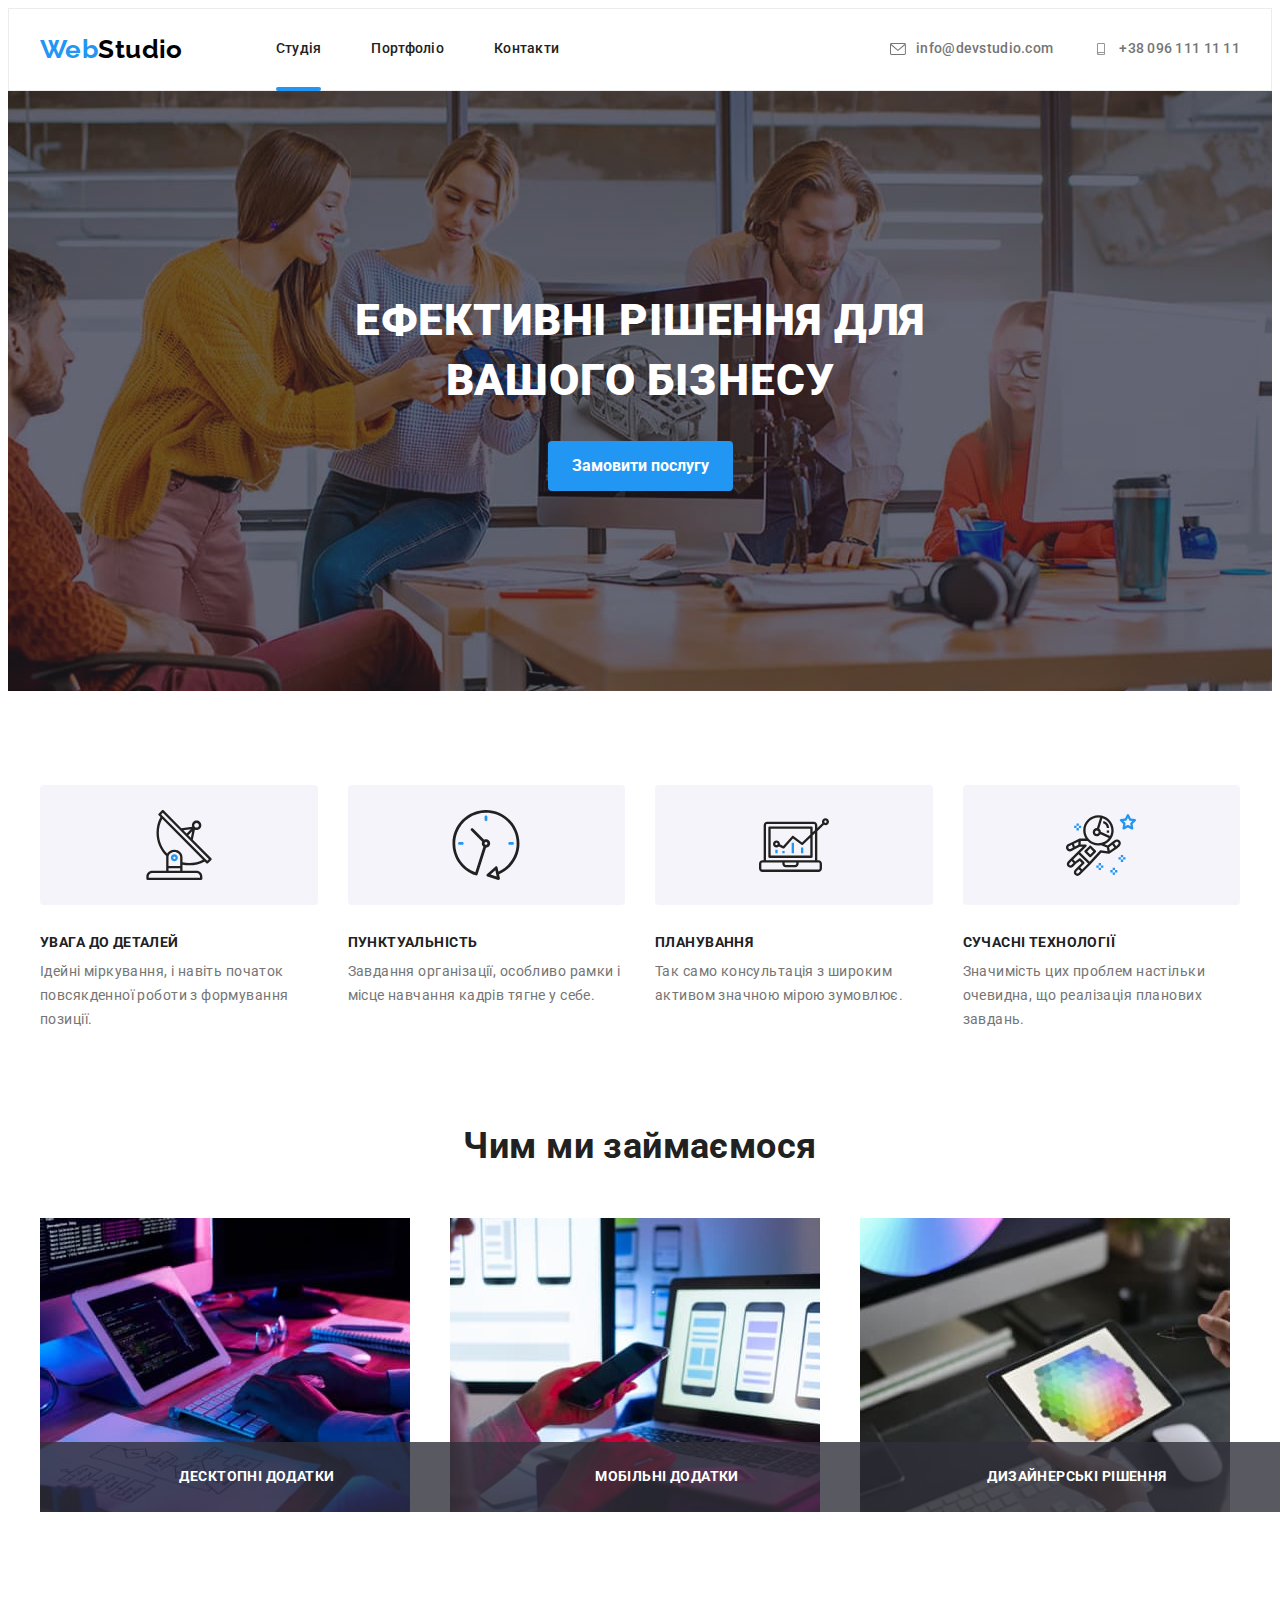
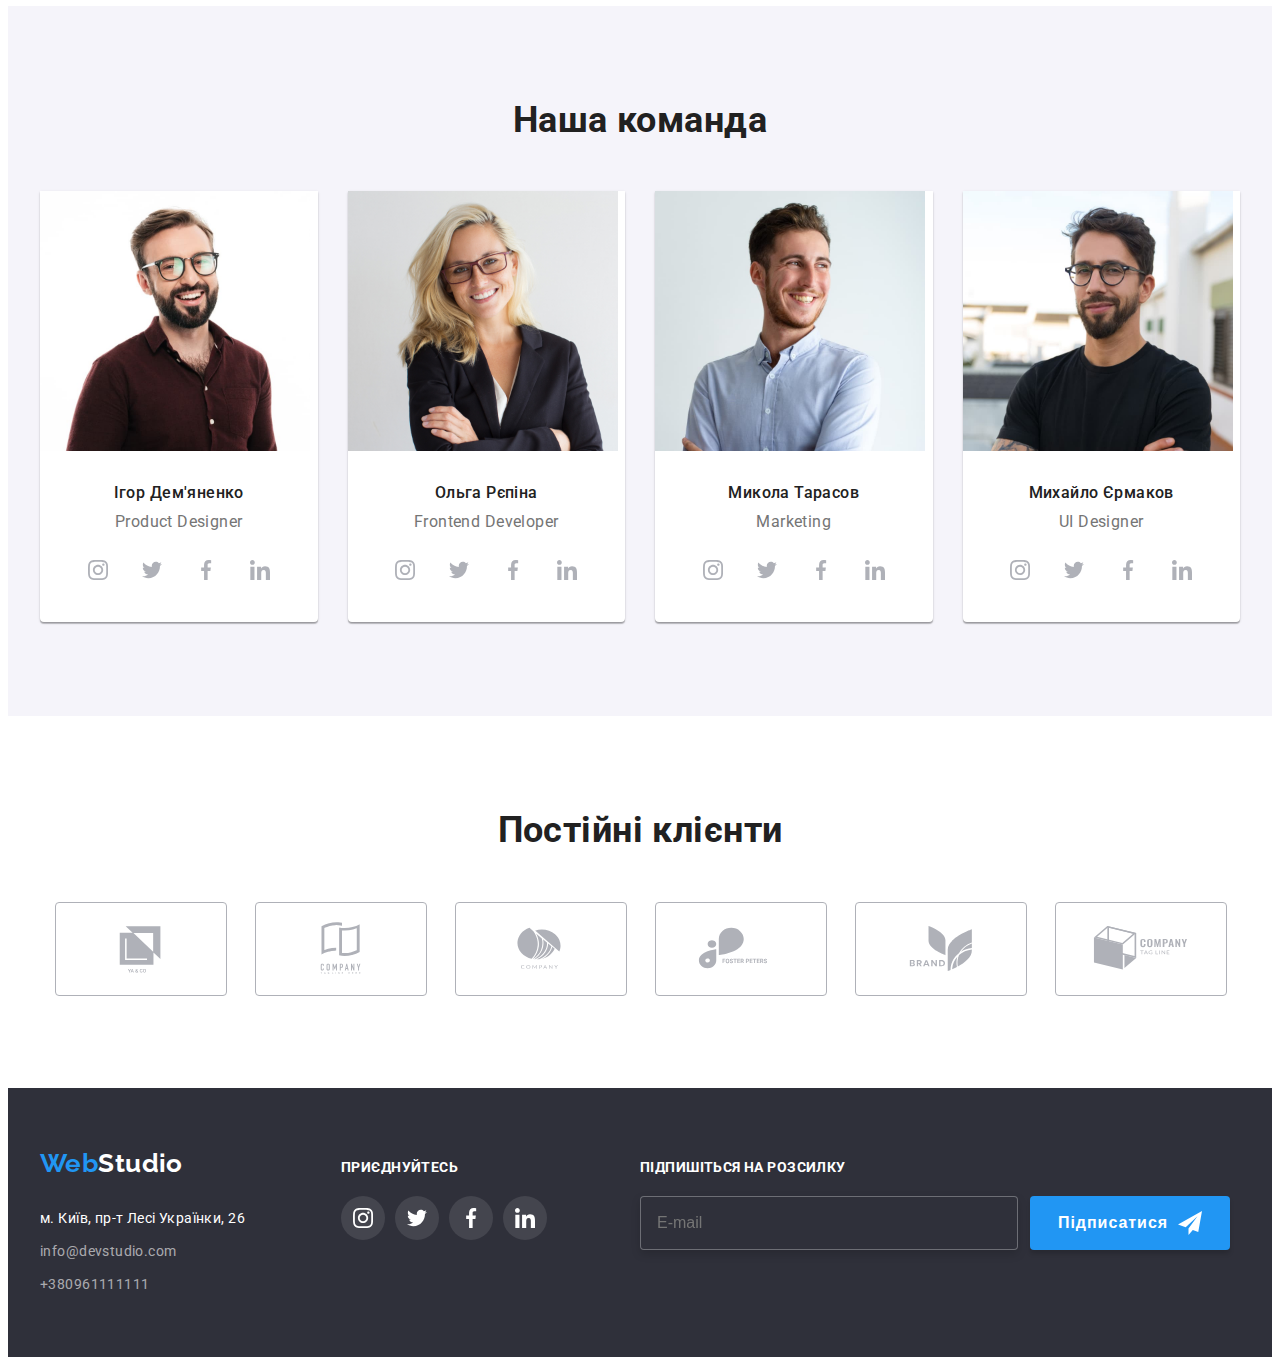
<file: index.html>
<!DOCTYPE html>
<html lang="uk">
<head>
    <meta charset="UTF-8">
    <meta http-equiv="X-UA-Compatible" content="IE=edge">
    <meta name="viewport" content="width=device-width, initial-scale=1.0">
    <title>Document</title>
    <link rel="preconnect" href="https://fonts.googleapis.com">
    <link rel="preconnect" href="https://fonts.gstatic.com" crossorigin>
    <link href="https://fonts.googleapis.com/css2?family=Raleway:wght@700&family=Roboto:wght@400;500;700;900&display=swap" rel="stylesheet">
    <link rel="stylesheet" href="https://cdnjs.cloudflare.com/ajax/libs/modern-normalize/1.1.0/modern-normalize.min.css" integrity="sha512-wpPYUAdjBVSE4KJnH1VR1HeZfpl1ub8YT/NKx4PuQ5NmX2tKuGu6U/JRp5y+Y8XG2tV+wKQpNHVUX03MfMFn9Q==" crossorigin="anonymous" referrerpolicy="no-referrer" />
    <link rel="stylesheet" href="./css/styles.css">
</head>
<body>
    <header class="header">
<!-- навігація -->        
        <div class="container main-nav">

                        <nav class="nav">
                            <a href="./index.html" lang="en" class="logo"><span class="part">Web</span>Studio</a>
                            <ul class="site-nav">
                                <li class="site-nav-li"><a href="./index.html" class="link link-transf">Студія</a></li>
                                <li class="site-nav-li"><a href="./portfolio.html" class="link">Портфоліо</a></li>
                                <li class="site-nav-li"><a href="./index.html" class="link">Контакти</a></li>
                            </ul>
                        </nav >
                            <ul class="contact">
                                <li class="contact-li">
                                    <a href="info@devstudio.com" class="contact-link">
                                        <svg width="16" height="12" class="contact-svg">
                                            <use href="./images/icon.svg#icon-envelope"></use>
                                        </svg>
                                        info@devstudio.com
                                    </a>
                                </li>
                                <li class="contact-li">
                                    <a href="tel:+380961111111" class="contact-link">
                                        <svg width="16" height="12" class="contact-svg">
                                            <use href="./images/icon.svg#icon-smartphone"></use>
                                        </svg>
                                        +38 096 111 11 11
                                    </a>
                                </li>
                            </ul> 
        </div>
    </header>  
        <main class="main">
<!-- хиро секція -->
            <section class="hero section">
                <div class="container">
                    <h1 class="hero-title">Ефективні рішення для вашого бізнесу</h1>
                    <button type="button" class="hero-button" data-modal-open>Замовити послугу</button>
                </div>
            </section>
<!-- привілегії -->
            <section class="section">
                <div class="container">
                    <h2 class="visually-hidden" >Привілегії</h2>
                    <ul class="privileges">
                        <li class="privileges-li">
                            <div class="privileges-div">
                                    <svg width="70" height="70" class="privileges-svg">
                                        <use href="./images/icon.svg#icon-antenna"></use>
                                    </svg>
                            </div>
                            <h3 class="privileges-title">УВАГА ДО ДЕТАЛЕЙ</h3>
                            <p class="privileges-text">Ідейні міркування, і навіть початок повсякденної роботи з формування позиції.</p>
                        </li>
                        <li class="privileges-li">
                            <div class="privileges-div">
                                    <svg width="70" height="70" class="privileges-svg">
                                        <use href="./images/icon.svg#icon-clock"></use>
                                    </svg>
                            </div>
                            <h3 class="privileges-title">ПУНКТУАЛЬНІСТЬ</h3>
                            <p class="privileges-text">Завдання організації, особливо рамки і місце навчання кадрів тягне у себе.</p>
                        </li>
                        <li class="privileges-li">
                            <div class="privileges-div">
                                    <svg width="70" height="70" class="privileges-svg">
                                        <use href="./images/icon.svg#icon-diagram"></use>
                                    </svg>
                            </div>
                            <h3 class="privileges-title">ПЛАНУВАННЯ</h3>
                            <p class="privileges-text">Так само консультація з широким активом значною мірою зумовлює.</p>
                        </li>
                        <li class="privileges-li">
                            <div class="privileges-div">
                                    <svg width="70" height="70" class="privileges-svg">
                                        <use href="./images/icon.svg#icon-astronaut"></use>
                                    </svg>
                            </div>
                            <h3 class="privileges-title">СУЧАСНІ ТЕХНОЛОГІЇ</h3>
                            <p class="privileges-text">Значимість цих проблем настільки очевидна, що реалізація планових завдань.</p>
                        </li>
                    </ul>
                </div>
            </section>
<!-- робота фото -->
                <section class="section about">
                    <div class="container">
                        <h2 class="section-title">Чим ми займаємося</h2>
                        <ul class="work">
                            <li class="work-li">
                                <img src="./images/img.jpg" alt="комп'ютер" width="370">
                                <p class="work-p">Десктопні додатки</p>
                            </li>
                            <li class="work-li">
                                <img src="./images/img_2.jpg" alt="техніка" width="370">
                                <p class="work-p">Мобільні додатки</p>
                            </li>
                            <li class="work-li">
                                <img src="./images/img_3.jpg" alt="смартфон" width="370">
                                <p class="work-p">Дизайнерські рішення</p>
                            </li>
                        </ul>
                    </div>
                </section>
<!-- команда -->
                <section class="section team-bc">
                    <div class="container ">
                    <h2 class="section-title">Наша команда</h2>
                    <ul class="team">
                        <li class="team-li">
                            <img src="./images/img_1.jpg" alt="Ігор Дем'яненко" width="270">
                            <h3 class="team-title">Ігор Дем'яненко</h3>
                            <p lang="en" class="team-position">Product Designer</p>
                            <ul class="team-soc-list">
                                <li class="team-soc-li">
                                    <a href="" class="team-soc-link">
                                        <svg width="20" height="20" class="team-soc-svg">
                                            <use href="./images/icon.svg#icon-instagram">
                                                
                                            </use>
                                        </svg>
                                    </a>
                                </li>
                                <li class="team-soc-li">
                                    <a href="" class="team-soc-link">
                                        <svg width="20" height="20" class="team-soc-svg">
                                            <use href="./images/icon.svg#icon-twitter">
                                                
                                            </use>
                                        </svg>
                                    </a>
                                </li>
                                <li class="team-soc-li">
                                    <a href="" class="team-soc-link">
                                        <svg width="20" height="20" class="team-soc-svg">
                                            <use href="./images/icon.svg#icon-facebook">
                                                
                                            </use>
                                        </svg>
                                    </a>
                                </li>
                                <li class="team-soc-li">
                                    <a href="" class="team-soc-link">
                                        <svg width="20" height="20" class="team-soc-svg">
                                            <use href="./images/icon.svg#icon-linkedin">
                                                
                                            </use>
                                        </svg>
                                    </a>
                                </li>
                            </ul>
                        </li>
                        <li class="team-li">
                            <img src="./images/img_4.jpg" alt="Ольга Рєпіна" width="270">
                            <h3 class="team-title">Ольга Рєпіна</h3>
                            <p lang="en" class="team-position">Frontend Developer</p>
                            <ul class="team-soc-list">
                                <li class="team-soc-li">
                                    <a href="" class="team-soc-link">
                                        <svg width="20" height="20" class="team-soc-svg">
                                            <use href="./images/icon.svg#icon-instagram">
                                                
                                            </use>
                                        </svg>
                                    </a>
                                </li>
                                <li class="team-soc-li">
                                    <a href="" class="team-soc-link">
                                        <svg width="20" height="20" class="team-soc-svg">
                                            <use href="./images/icon.svg#icon-twitter">
                                                
                                            </use>
                                        </svg>
                                    </a>
                                </li>
                                <li class="team-soc-li">
                                    <a href="" class="team-soc-link">
                                        <svg width="20" height="20" class="team-soc-svg">
                                            <use href="./images/icon.svg#icon-facebook">
                                                
                                            </use>
                                        </svg>
                                    </a>
                                </li>
                                <li class="team-soc-li">
                                    <a href="" class="team-soc-link">
                                        <svg width="20" height="20" class="team-soc-svg">
                                            <use href="./images/icon.svg#icon-linkedin">
                                                
                                            </use>
                                        </svg>
                                    </a>
                                </li>
                            </ul>
                        </li>
                        <li class="team-li">
                            <img src="./images/img_5_1.jpg" alt="Микола Тарасов" width="270">
                            <h3 class="team-title">Микола Тарасов</h3>
                            <p lang="en" class="team-position">Marketing</p>
                            <ul class="team-soc-list">
                                <li class="team-soc-li">
                                    <a href="" class="team-soc-link">
                                        <svg width="20" height="20" class="team-soc-svg">
                                            <use href="./images/icon.svg#icon-instagram">
                                                
                                            </use>
                                        </svg>
                                    </a>
                                </li>
                                <li class="team-soc-li">
                                    <a href="" class="team-soc-link">
                                        <svg width="20" height="20" class="team-soc-svg">
                                            <use href="./images/icon.svg#icon-twitter">
                                                
                                            </use>
                                        </svg>
                                    </a>
                                </li>
                                <li class="team-soc-li">
                                    <a href="" class="team-soc-link">
                                        <svg width="20" height="20" class="team-soc-svg">
                                            <use href="./images/icon.svg#icon-facebook">
                                                
                                            </use>
                                        </svg>
                                    </a>
                                </li>
                                <li class="team-soc-li">
                                    <a href="" class="team-soc-link">
                                        <svg width="20" height="20" class="team-soc-svg">
                                            <use href="./images/icon.svg#icon-linkedin">
                                                
                                            </use>
                                        </svg>
                                    </a>
                                </li>
                            </ul>
                        </li>
                        <li class="team-li">
                            <img src="./images/img_6_1.jpg" alt="Михайло Єрмаков" width="270">
                            <h3 class="team-title">Михайло Єрмаков</h3>
                            <p lang="en" class="team-position">UI Designer</p>
                            <ul class="team-soc-list">
                                <li class="team-soc-li">
                                    <a href="" class="team-soc-link">
                                        <svg width="20" height="20" class="team-soc-svg">
                                            <use href="./images/icon.svg#icon-instagram">
                                                
                                            </use>
                                        </svg>
                                    </a>
                                </li>
                                <li class="team-soc-li">
                                    <a href="" class="team-soc-link">
                                        <svg width="20" height="20" class="team-soc-svg">
                                            <use href="./images/icon.svg#icon-twitter">
                                                
                                            </use>
                                        </svg>
                                    </a>
                                </li>
                                <li class="team-soc-li">
                                    <a href="" class="team-soc-link">
                                        <svg width="20" height="20" class="team-soc-svg">
                                            <use href="./images/icon.svg#icon-facebook">
                                                
                                            </use>
                                        </svg>
                                    </a>
                                </li>
                                <li class="team-soc-li">
                                    <a href="" class="team-soc-link">
                                        <svg width="20" height="20" class="team-soc-svg">
                                            <use href="./images/icon.svg#icon-linkedin">
                                                
                                            </use>
                                        </svg>
                                    </a>
                                </li>
                            </ul>
                        </li>
                    </ul>
                </div>
                </section>
<!-- partners -->
            <section class="section">
                <div class="container">
                    <h2 class="section-title">Постійні клієнти</h2>
                    <ul class="partners-list">
                        <li class="partners-li">
                            <a href="" class="partners-link">
                                <svg width="106" height="60" class="partners-svg">
                                    <use href="./images/icon.svg#icon-Logo-1"></use>
                                </svg>
                            </a>
                        </li>
                        <li class="partners-li">
                            <a href="" class="partners-link">
                                <svg width="106" height="60" class="partners-svg">
                                    <use href="./images/icon.svg#icon-Logo-2"></use>
                                </svg>
                            </a>
                        </li>
                        <li class="partners-li">
                            <a href="" class="partners-link">
                                <svg width="106" height="60" class="partners-svg">
                                    <use href="./images/icon.svg#icon-Logo-3"></use>
                                </svg>
                            </a>
                        </li>
                        <li class="partners-li">
                            <a href="" class="partners-link">
                                <svg width="106" height="60" class="partners-svg">
                                    <use href="./images/icon.svg#icon-Logo-4"></use>
                                </svg>
                            </a> 
                        </li>
                        <li class="partners-li">
                            <a href="" class="partners-link">
                                <svg width="106" height="60" class="partners-svg">
                                    <use href="./images/icon.svg#icon-Logo-5"></use>
                                </svg>
                            </a>
                        </li>
                        <li class="partners-li">
                            <a href="" class="partners-link">
                                <svg width="106" height="60" class="partners-svg">
                                    <use href="./images/icon.svg#icon-Logo-6"></use>
                                </svg>
                            </a>
                        </li>
                    </ul>
                </div>
            </section>
        </main>
<!-- footer -->
        <footer class="footer">
            <div class="container footer-position">
                <div class="footer-nav">
    <!-- посилання -->
                    <a href="./index.html" class="foot-logo"><span class="part">Web</span>Studio</a>
    <!-- адреса -->
                    <address>
                        <ul  class="address">
                            <li class="address-li"><a href="https://goo.gl/maps/ZpNZ3dUUSxMnCbZh6" class="address-link">м. Київ, пр-т Лесі Українки, 26</a></li>
                            <li class="address-li"><a href="info@devstudio.com" class="address-contact">info@devstudio.com</a></li>
                            <li class="address-li"><a href="tel:+380961111111" class="address-contact">+380961111111</a></li>
                        </ul>
                    </address>
                </div>
                <div class="footer-soc">
                    <p class="footer-p">приєднуйтесь</p>
                    <ul class="footer-soc-list">
                        <li class="footer-soc-li">
                            <a href="" class="footer-soc-link">
                                <svg width="20" height="20" class="footer-soc-svg">
                                    <use href="./images/icon.svg#icon-instagram"></use>
                                </svg>
                            </a>
                        </li>
                        <li class="footer-soc-li">
                            <a href="" class="footer-soc-link">
                                <svg width="20" height="20" class="footer-soc-svg">
                                    <use href="./images/icon.svg#icon-twitter"></use>
                                </svg>
                            </a>
                        </li>
                        <li class="footer-soc-li">
                            <a href="" class="footer-soc-link">
                                <svg width="20" height="20" class="footer-soc-svg">
                                    <use href="./images/icon.svg#icon-facebook"></use>
                                </svg>
                            </a>
                        </li>
                        <li class="footer-soc-li">
                            <a href="" class="footer-soc-link">
                                <svg width="20" height="20" class="footer-soc-svg">
                                    <use href="./images/icon.svg#icon-linkedin"></use>
                                </svg>
                            </a>
                        </li>
                    </ul>
                </div>
                <div class="footer-email">
                    <form action="">
                        <label for="email" class="footer-label">Підпишіться на розсилку</label>
                            <div class="footer-input-wrapper">
                                <input type="email" class="footer-input" name="email" title="some@gmail.com" 
                                placeholder="E-mail" required>
                                <button type="submit" class="footer-submit-button" >
                                    Підписатися
                                <svg width="24" height="24" class="footer-button-svg">
                                    <use href="./images/icon.svg#icon-icon-send"></use>
                                </svg>
                                </button>
                            </div>
                    </form>
                </div>
            </div>
        </footer>

<!-- backdrop -->
        <div class="backdrop is-hidden" data-modal>
            <div class="modal">
                <button class="modal-button" data-modal-close>
                    <svg width="18" height="18" class="modal-svg">
                        <use href="./images/icon.svg#icon-close"></use>
                    </svg>
                </button>
            <div class="modal-margin">
                <p class="modal-heading">
                Залиште свої дані, ми вам передзвонимо
                </p>
                <form action="">

                    
                        <div class=" modul-input-group">
                            <label for="name"class="modal-name">Ім'я</label>
                            <div class="modal-input-wrapper">
                                <input type="text" class="modal-input" name="name" id="name" title="name surname" required>
                                <svg width="18" height="18" class="modal-input-svg">
                                    <use href="./images/icon.svg#icon-person-m"></use>
                                </svg>
                            </div>
                        </div>
                        <div class="modul-input-group">
                            <label for="tel" class="modal-name">Телефон</label>
                            <div class="modal-input-wrapper">
                                <input type="tel" class="modal-input" name="tel" title="+380 (99) 999-99-99"pattern="[\+]\d{3}\s[\(]\d{2}[\)]\s\d{3}[\-]\d{2}[\-]\d{2}"
                                required>
                                <svg width="18" height="18" class="modal-input-svg">
                                    <use href="./images/icon.svg#icon-phone-m"></use>
                                </svg>
                            </div>
                        </div>
                        <div class="modul-input-group">
                            <label for="email" class="modal-name">Пошта</label>
                            <div class="modal-input-wrapper">
                                <input type="email" class="modal-input" name="email" title="some@gmail.com" required>
                                <svg width="18" height="18" class="modal-input-svg">
                                    <use href="./images/icon.svg#icon-email-m"></use>
                                </svg>
                            </div>
                        </div>
                        <div class="modul-textarea-group">
                            <label for="comment" class="modal-name">Коментар</label>
                            <textarea name="comment" id="comment" class="modal-text"
                            placeholder="Введіть текст"></textarea>
                        </div>
                    
                    <div class="modul-politic-group">
                        <input type="checkbox" name="politic" id="politic" class="modal-politic-cgeck visually-hidden">
                        <label for="politic" class="modal-politic-lable">Погоджуюся з розсилкою та приймаю&nbsp<span ><a href="./index.html" class="lable-part"> Умови договору</a></span></label>
                    </div>
                    <button type="submit" class="modal-submit-button" >Відправити</button>
                </div>                  
                </form>
        </div>
        </div>
<!-- js   -->   <script src="./js/modal.js"></script>
</body>
</html>
</file>
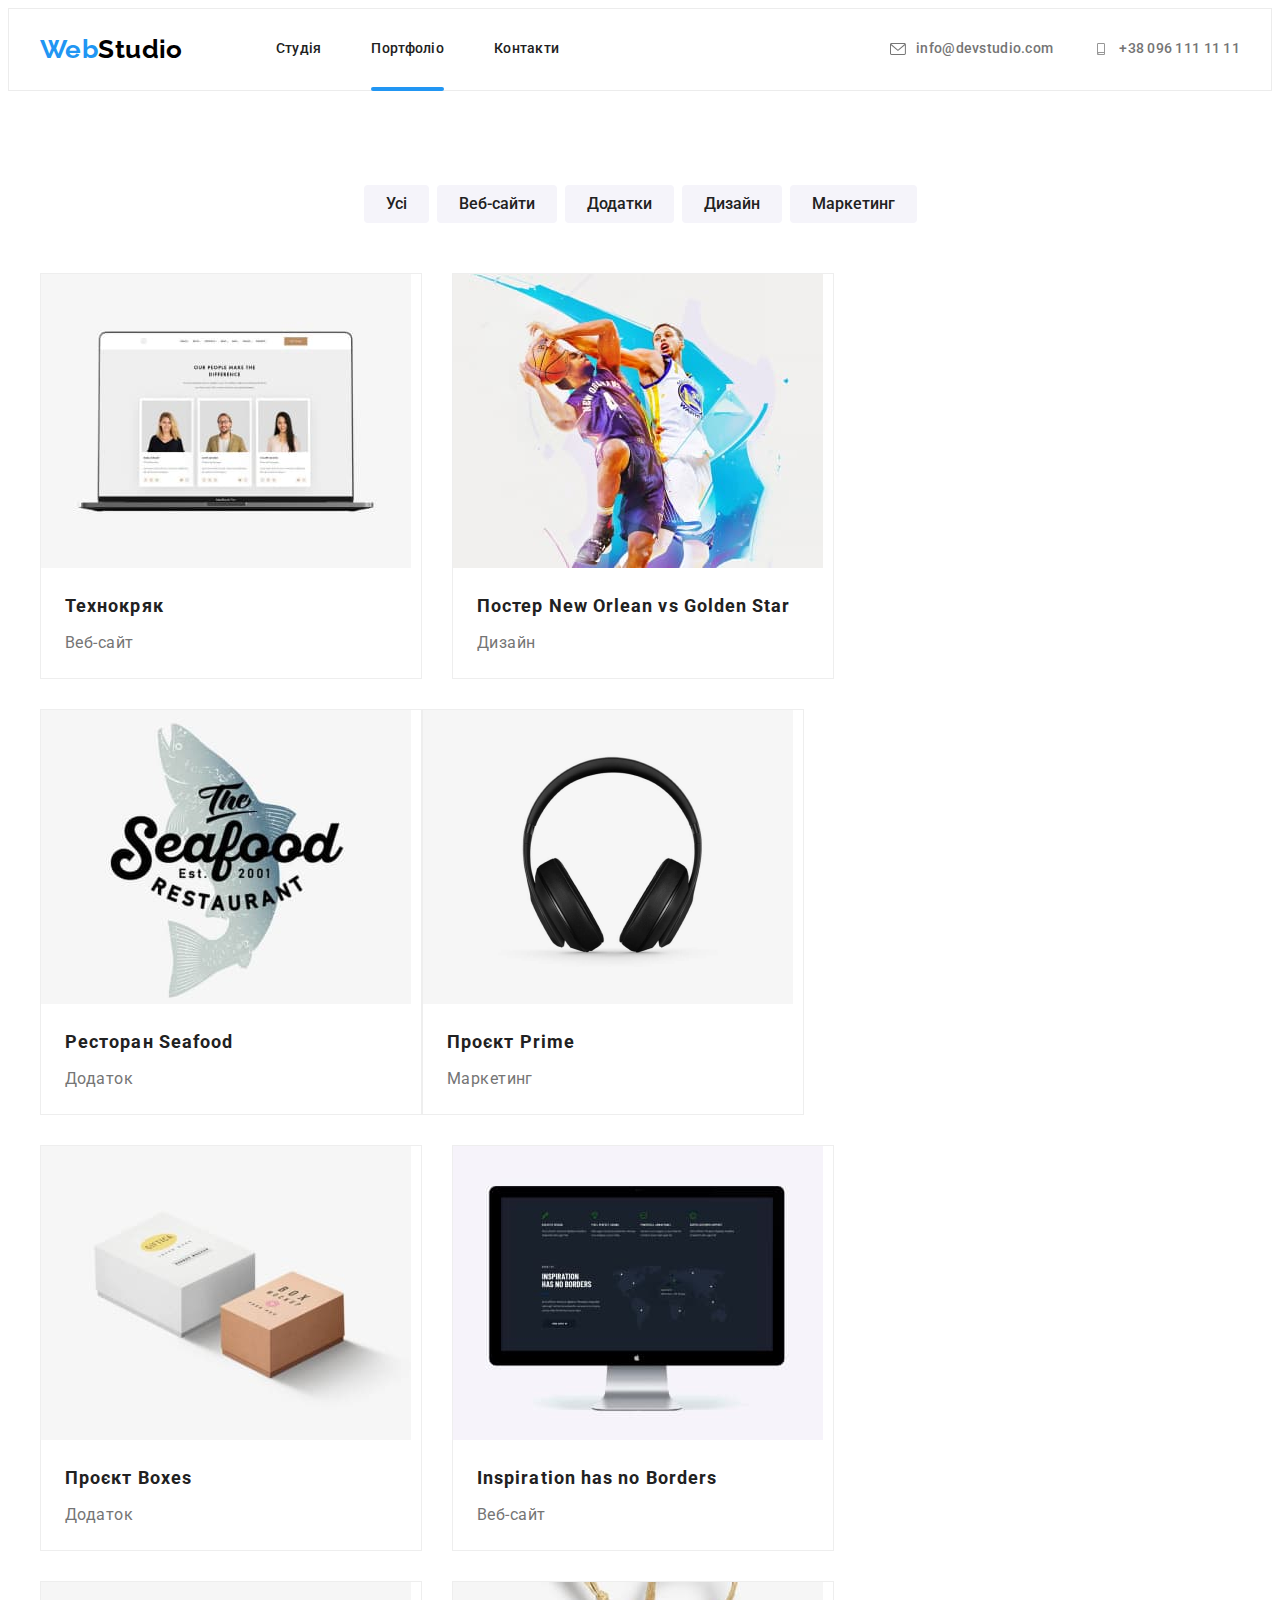
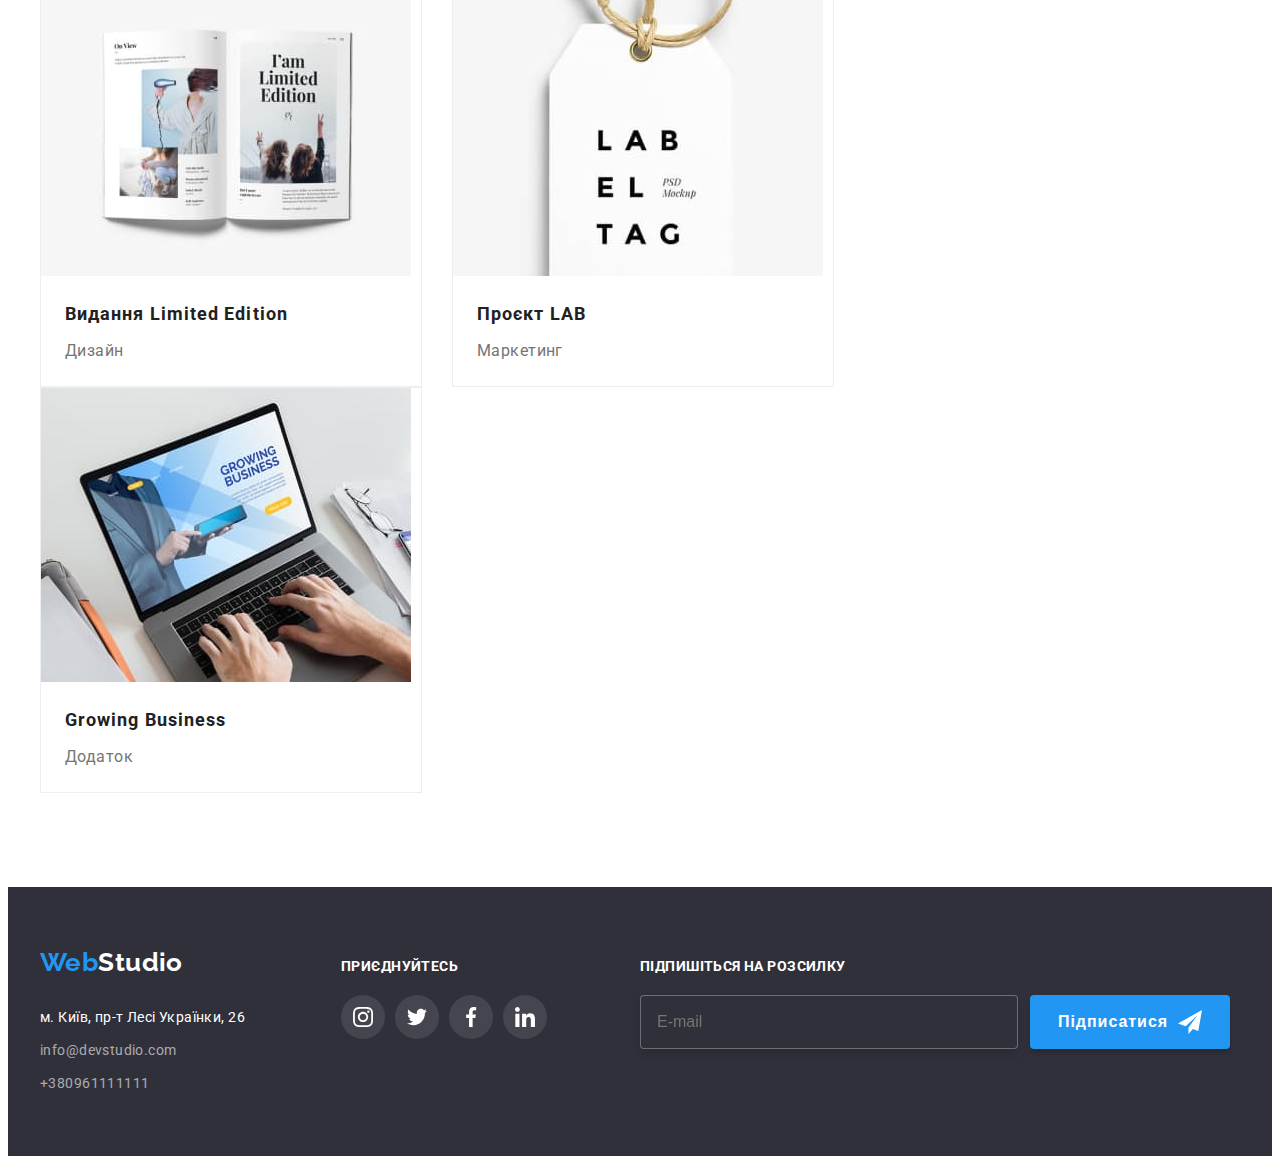
<file: portfolio.html>
<!DOCTYPE html>
<html lang="uk">
<head>
    <meta charset="UTF-8">
    <meta http-equiv="X-UA-Compatible" content="IE=edge">
    <meta name="viewport" content="width=device-width, initial-scale=1.0">
    <title>Document</title>
    <link rel="preconnect" href="https://fonts.googleapis.com">
    <link rel="preconnect" href="https://fonts.gstatic.com" crossorigin>
    <link href="https://fonts.googleapis.com/css2?family=Raleway:wght@700&family=Roboto:wght@400;500;700;900&display=swap" rel="stylesheet">
    <link rel="stylesheet" href="https://cdnjs.cloudflare.com/ajax/libs/modern-normalize/1.1.0/modern-normalize.min.css" integrity="sha512-wpPYUAdjBVSE4KJnH1VR1HeZfpl1ub8YT/NKx4PuQ5NmX2tKuGu6U/JRp5y+Y8XG2tV+wKQpNHVUX03MfMFn9Q==" crossorigin="anonymous" referrerpolicy="no-referrer" />
    <link rel="stylesheet" href="./css/styles.css">
</head>
<body>

    
   <header class="header">
<!-- навігація -->        
        <div class="container main-nav">

                        <nav class="nav">
                            <a href="./index.html" lang="en" class="logo"><span class="part">Web</span>Studio</a>
                            <ul class="site-nav">
                                <li class="site-nav-li"><a href="./index.html" class="link ">Студія</a></li>
                                <li class="site-nav-li"><a href="./portfolio.html" class="link link-transf">Портфоліо</a></li>
                                <li class="site-nav-li"><a href="./index.html" class="link">Контакти</a></li>
                            </ul>
                        </nav >
                            <ul class="contact">
                                <li class="contact-li">
                                    <a href="info@devstudio.com" class="contact-link">
                                        <svg width="16" height="12" class="contact-svg">
                                            <use href="./images/icon.svg#icon-envelope"></use>
                                        </svg>
                                        info@devstudio.com
                                    </a>
                                </li>
                                <li class="contact-li">
                                    <a href="tel:+380961111111" class="contact-link">
                                        <svg width="16" height="12" class="contact-svg">
                                            <use href="./images/icon.svg#icon-smartphone"></use>
                                        </svg>
                                        +38 096 111 11 11
                                    </a>
                                </li>
                            </ul> 
        </div>
    </header>  

    <main>
    <section class="section">
<!-- buttoms -->
        <div class="container">
        <h1 class="visually-hidden" lang="en">Portfolio</h1>
        <ul class="button-ul">
            <li class="buttom-li"><button type="button" class="button">Усі</button></li>
            <li class="buttom-li"><button type="button" class="button">Веб-сайти</button></li>
            <li class="buttom-li"><button type="button" class="button">Додатки</button></li>
            <li class="buttom-li"><button type="button" class="button">Дизайн</button></li>
            <li class="buttom-li"><button type="button" class="button">Маркетинг</button></li>
        </ul>
<!-- секції -->
    
        <ul class="offers">
            <li class="offers-li">
                <div class="offers-cover-div">
                    <img src="./images/img_p_1.jpg" alt="Технокряк" width="370px" height="294px" class="offers-img">
                    <p class="offers-cover-text">
                        Ресурс пропонує комплексні пропозиції з різним рівнем функціоналу та сервісів. Все це дозволить відвідувачу отримати вичерпні відомості про компанію чи приватну особу.
                </div>
                <div class="offers-div">
                    <h2 class="offers-title">Технокряк</h2>
                    <p class="offers-tipe">Веб-сайт</p>
                </div>
            </li>
            <li class="offers-li">
                <div class="offers-cover-div">
                    <img src="./images/img_p_2.jpg" alt="Постер New Orlean vs Golden Star" width="370px" height="294px" class="offers-img">
                    <p class="offers-cover-text">
                        Ресурс пропонує комплексні пропозиції з різним рівнем функціоналу та сервісів. Все це дозволить відвідувачу отримати вичерпні відомості про компанію чи приватну особу.
                </div>
                <div class="offers-div">
                    <h2 class="offers-title">Постер New Orlean vs Golden Star</h2>
                    <p class="offers-tipe">Дизайн</p>
                </div>
            </li>
            <li class="offers-li">
                <div class="offers-cover-div">
                    <img src="./images/img_p_3.jpg" alt="Ресторан Seafood" width="370px" height="294px" class="offers-img">
                    <p class="offers-cover-text">
                        Ресурс пропонує комплексні пропозиції з різним рівнем функціоналу та сервісів. Все це дозволить відвідувачу отримати вичерпні відомості про компанію чи приватну особу.
                </div>
                <div class="offers-div">
                    <h2 class="offers-title">Ресторан Seafood</h2>
                    <p class="offers-tipe">Додаток</p>
                </div>
            </li>
            <li class="offers-li">
                <div class="offers-cover-div">
                    <img src="./images/img_p_4.png" alt="Проєкт Prime" width="370px" height="294px" class="offers-img">
                    <p class="offers-cover-text">
                        Ресурс пропонує комплексні пропозиції з різним рівнем функціоналу та сервісів. Все це дозволить відвідувачу отримати вичерпні відомості про компанію чи приватну особу.
                </div>
                <div class="offers-div">
                    <h2 class="offers-title">Проєкт Prime</h2>
                    <p class="offers-tipe">Маркетинг</p>
                </div>
            </li>
            <li class="offers-li">
                <div class="offers-cover-div">
                    <img src="./images/img_p_5.jpg" alt="Проєкт Boxes" width="370px" height="294px" class="offers-img">
                    <p class="offers-cover-text">
                        Ресурс пропонує комплексні пропозиції з різним рівнем функціоналу та сервісів. Все це дозволить відвідувачу отримати вичерпні відомості про компанію чи приватну особу.
                </div>
                <div class="offers-div">
                    <h2 class="offers-title">Проєкт Boxes</h2>
                    <p class="offers-tipe">Додаток</p>
                </div>
            </li>
            <li class="offers-li">
                <div class="offers-cover-div">
                    <img src="./images/img_p_6.jpg" alt="Inspiration has no Borders" width="370px" height="294px" class="offers-img">
                    <p class="offers-cover-text">
                        Ресурс пропонує комплексні пропозиції з різним рівнем функціоналу та сервісів. Все це дозволить відвідувачу отримати вичерпні відомості про компанію чи приватну особу.
                </div>
                <div class="offers-div">
                    <h2 class="offers-title">Inspiration has no Borders</h2>
                    <p class="offers-tipe">Веб-сайт</p>
                </div>
            </li>
            <li class="offers-li">
                <div class="offers-cover-div">
                    <img src="./images/img_p_7.jpg" alt="Видання Limited Edition" width="370px" height="294px" class="offers-img">
                    <p class="offers-cover-text">
                        Ресурс пропонує комплексні пропозиції з різним рівнем функціоналу та сервісів. Все це дозволить відвідувачу отримати вичерпні відомості про компанію чи приватну особу.
                </div>
                <div class="offers-div"> 
                    <h2 class="offers-title">Видання Limited Edition</h2>
                    <p class="offers-tipe">Дизайн</p>
                </div>
            </li>
            <li class="offers-li">
                <div class="offers-cover-div">
                    <img src="./images/img_p_8.jpg" alt="Проєкт LAB" width="370px" height="294px" class="offers-img">
                    <p class="offers-cover-text">
                        Ресурс пропонує комплексні пропозиції з різним рівнем функціоналу та сервісів. Все це дозволить відвідувачу отримати вичерпні відомості про компанію чи приватну особу.
                </div>
                <div class="offers-div">
                    <h2 class="offers-title">Проєкт LAB</h2>
                    <p class="offers-tipe">Маркетинг</p>
                </div>
            </li>
            <li class="offers-li">
                <div class="offers-cover-div">
                    <img src="./images/img_p_9.jpg" alt="Growing Business" width="370px" height="294px" class="offers-img">
                    <p class="offers-cover-text">
                        Ресурс пропонує комплексні пропозиції з різним рівнем функціоналу та сервісів. Все це дозволить відвідувачу отримати вичерпні відомості про компанію чи приватну особу.
                </div>
                <div class="offers-div">
                    <h2 class="offers-title">Growing Business</h2>
                    <p class="offers-tipe">Додаток</p>
                </div>
            </li class="offers-li">
        </ul>
    </div>
    </section>
    </main>
<!-- footer -->
<footer class="footer">
    <div class="container footer-position">
        <div class="footer-nav">
<!-- посилання -->
            <a href="./index.html" class="foot-logo"><span class="part">Web</span>Studio</a>
<!-- адреса -->
            <address>
                <ul  class="address">
                    <li class="address-li"><a href="https://goo.gl/maps/ZpNZ3dUUSxMnCbZh6" class="address-link">м. Київ, пр-т Лесі Українки, 26</a></li>
                    <li class="address-li"><a href="info@devstudio.com" class="address-contact">info@devstudio.com</a></li>
                    <li class="address-li"><a href="tel:+380961111111" class="address-contact">+380961111111</a></li>
                </ul>
            </address>
        </div>
        <div class="footer-soc">
            <p class="footer-p">приєднуйтесь</p>
            <ul class="footer-soc-list">
                <li class="footer-soc-li">
                    <a href="" class="footer-soc-link">
                        <svg width="20" height="20" class="footer-soc-svg">
                            <use href="./images/icon.svg#icon-instagram"></use>
                        </svg>
                    </a>
                </li>
                <li class="footer-soc-li">
                    <a href="" class="footer-soc-link">
                        <svg width="20" height="20" class="footer-soc-svg">
                            <use href="./images/icon.svg#icon-twitter"></use>
                        </svg>
                    </a>
                </li>
                <li class="footer-soc-li">
                    <a href="" class="footer-soc-link">
                        <svg width="20" height="20" class="footer-soc-svg">
                            <use href="./images/icon.svg#icon-facebook"></use>
                        </svg>
                    </a>
                </li>
                <li class="footer-soc-li">
                    <a href="" class="footer-soc-link">
                        <svg width="20" height="20" class="footer-soc-svg">
                            <use href="./images/icon.svg#icon-linkedin"></use>
                        </svg>
                    </a>
                </li>
            </ul>
        </div>
        <div class="footer-email">
            <form action="">
                <label for="email" class="footer-label">Підпишіться на розсилку</label>
                    <div class="footer-input-wrapper">
                        <input type="email" class="footer-input" name="email" title="some@gmail.com" 
                        placeholder="E-mail" required>
                        <button type="submit" class="footer-submit-button" >
                            Підписатися
                        <svg width="24" height="24" class="footer-button-svg">
                            <use href="./images/icon.svg#icon-icon-send"></use>
                        </svg>
                        </button>
                    </div>
            </form>
        </div>
    </div>
</footer>
</body>
</html>
</file>
<file: css/styles.css>
/* головний колір сірий #757575*/

/* Другорядний черний #212121 */

/* акцнт  #2196F3*/

/* ВТОРИЧНИЙ задній фон чорний #2F303A */
:root {
    --primary-text-color: #757575;
    /* заголовки */
    --second-text-color: #212121;
    --accent-color: #2196F3;
    --white-color: #ffffff;
    --background-color: #2F303A;
}

p, h1, h2, h3, h4, h5, h6 {
    margin: 0px;
}
ul, ol {
    list-style: none;
    margin: 0px;
    padding-left: 0px;
}

.container {
    width: 1200px;
    padding-left: 15px;
    padding-right: 15px;
    margin: 0 auto;  
}

body{
    font-family: 'Roboto', sans-serif;
    color: var(--primary-text-color);
    font-size: 14px;
    letter-spacing: 0.03em;
}
.section {
padding-top: 94px;
padding-bottom: 94px;
}
/* точки спику прибрали */

/* main */


.header {
    border: 1px solid #ECECEC;
}
/* логотип */
.logo {
    display: block;
    padding-top: 25px;
    padding-bottom: 25px;
    margin-right: 93px;
    font-family: 'Raleway', sans-serif;
    color: #000000;
    font-weight: 700;
    font-size: 26px;
    line-height: 1.19;
    text-decoration: none;
}
/* перша частина логотипа */
.part {
    color: #2196F3;
}
.main-nav {
    display: flex;
    align-items: center;
}
.nav {
    display: inherit;
}
.site-nav {
    display: flex;
}
.site-nav-li:not(:last-child) {
    margin-right: 50px;
}


.site-nav .link{
    display: block;
    padding-top: 32px;
    padding-bottom: 32px;
    color: var(--second-text-color);
    font-weight: 500;
    line-height: 1.14;
    letter-spacing: 0.02em;
    text-decoration: none;
    transition: color 250ms cubic-bezier(0.4, 0, 0.2, 1);
}
.site-nav .link:hover,
.site-nav .link:focus {
    color: var(--accent-color);
}
.link {
position: relative;
}
.link-transf::after {
    content: '';
    position: absolute;
    left: 0;
    bottom: -2px;
    display: block;
    width: 100%;
    height: 4px;
    border-radius: 2px;
    background-color: var(--accent-color);
    transform: scaleX(1);
    transition: transform 250ms cubic-bezier(0.4, 0, 0.2, 1);

}
/* .link:hover::after {
    transform: scaleX(1);
} */
.contact {
    display: flex;
    margin-left: auto;
    
}
.contact .contact-link {
    display: flex;
    align-items: center;
    color: var(--primary-text-color);
    font-weight: 500;
    line-height: 1.14;
    letter-spacing: 0.02em;
    text-decoration: none;
    padding-top: 32px;
    padding-bottom: 32px;
    transition: color 250ms cubic-bezier(0.4, 0, 0.2, 1);


}
.contact-link {
    display: flex;
    justify-content: center;
    align-items: center;
    
}
.contact-svg { 
    margin-right: 10px;
}
.contact-link:hover,
.contact-link:focus{
    color: var(--accent-color);
    
}
.contact-svg { 
    fill: currentColor;
}

.contact-li:not(:last-child) {
    margin-right: 40px;
}


/* hiro */
.hero{
    background-image: linear-gradient(rgba(47, 48, 58, 0.4), rgba(47, 48, 58, 0.4)), url(../images/Img_bf_01.jpg);
    background-repeat: no-repeat;
    background-size: cover;
    background-position: center;
    background-color: #C4C4C4;
    letter-spacing: 0.06em;
    text-align: center;    
    padding-top: 200px;
    padding-bottom: 200px;
    max-width: 1600px;
    margin: 0 auto;
}
.hero-title { 
    width: 696px;
    margin-left: auto;
    margin-right: auto;
    margin-bottom: 30px;
    color: var(--white-color);
    font-weight: 900;
    font-size: 44px;
    line-height: 1.36;
    text-transform: uppercase;

}
.hero-button{
    display: inline-block;
    font-family: inherit;
    font-weight: 700;
    font-size: 16px;
    line-height: 1.87;
    align-items: center;
    text-align: center;
    color: var(--white-color);
    background-color: var(--accent-color);
    cursor: pointer;
    border-radius: 4px;
    padding: 10px 24px;
    border: none;
    
}

/* sections */

.section-title{
    color: var(--second-text-color);
    font-size: 36px;
    line-height: 1.16;
    text-align: center;
    margin-bottom: 50px;
}

/* privileges */



.privileges {
    display: flex;
}
.privileges-li {
    width: calc((100% - 90px) / 4);
}
.privileges-li:not(:last-child){
    margin-right: 30px;
}
.privileges-div {
    height: 120px;
    background-color: #F5F4FA;
    margin-bottom: 30px;
    border-radius: 4px;
    display: flex;
    justify-content: center;
    align-items: center;
}


.privileges-title {
    font-size: 14px;
    color: var(--second-text-color);
    line-height: 1.14;
    text-transform: uppercase;
}
.privileges-text {
    color: var(--primary-text-color);
    line-height: 1.7;
    margin-top: 10px;
}

/* work */
.about {
    padding-top: 0;
}
.work {
    display: flex;

}
.work-li {
    width: calc((100% - 60px) / 3);
    position: relative;
    display: flex;
}
.work-li:not(:last-child) {
    margin-right: 30px;
}
.work-p {
    padding:27px;
    color:var(--white-color);
    background-color:  rgba(47, 48, 58, 0.8);
    font-weight: 700;
    line-height: 1.14;
    text-align: center;
    text-transform: uppercase;
    position: absolute;
    bottom: 0px;
    width: 100%;
}
/* team */
.team {
    display: flex;
}
.team-bc{
    background-color: #F5F4FA; 
}
.team-li {   
    width: calc((100% - 90px) / 4);
    background: #FFFFFF;
    box-shadow: 0px 1px 3px rgba(0, 0, 0, 0.12), 0px 1px 1px rgba(0, 0, 0, 0.14), 0px 2px 1px rgba(0, 0, 0, 0.2);
    border-radius: 0px 0px 4px 4px;
    padding-bottom: 30px;
}
.team-li:not(:last-child) {
    margin-right: 30px;
}

.team-title {
    color: var(--second-text-color);
    font-weight: 500;
    font-size: 16px;
    line-height: 1.18;
    text-align: center;
    margin-top: 30px;
}
.team-position{
    font-size: 16px;
    line-height: 1.18;
    text-align: center;
    margin-top: 10px;
}
.team-soc-list {
    display: flex;
    justify-content: center;
    align-items: center;
    margin-top: 16px;
}
.team-soc-li {
    width: 44px;
    height: 44px;
}

.team-soc-li:not(:last-child) {
    margin-right: 10px;
}
.team-soc-link {
    fill: #AFB1B8;
    width: 100%;
    height: 100%;
    display: flex;
    border-radius: 50%;
    justify-content: center;
    align-items: center;
    transition: fill 250ms cubic-bezier(0.4, 0, 0.2, 1), background-color 250ms cubic-bezier(0.4, 0, 0.2, 1);

}


.team-soc-link:hover,
.team-soc-link:focus {
    background-color: var(--accent-color);
    fill: var(--white-color);
}


    /* partners */
.partners-list {
    display: flex;
    justify-content: center;
    align-items: center;
}
.partners-li {
    width: 170px;
    height: 92px;

}
.partners-li:not(:last-child) {
    margin-right: 30px;
}
.partners-link {
    fill: #AFB1B8;
    width: 100%;
    height: 100%;
    display: flex;
    justify-content: center;
    align-items: center;    
    border: 1px solid #AFB1B8;
    border-radius: 4px;
    transition: fill 250ms cubic-bezier(0.4, 0, 0.2, 1), border-color 250ms cubic-bezier(0.4, 0, 0.2, 1);

}

.partners-link:hover,
.partners-link:focus {
    border-color: var(--accent-color);
    fill: var(--accent-color);
}

/* footer */

.footer{
    background-color: var(--background-color);
    padding-top: 60px;
    padding-bottom: 60px;
}
.footer-nav {
    min-width: 231px;
}
.foot-logo {
    display: block;
    margin-bottom: 28px;
    font-family: 'Raleway';
    font-weight: 700;
    font-size: 26px;
    line-height: 1.19;
    color: var(--white-color);
    text-decoration: none;
}
.part {
    color: #2196F3;
}

.address {
    font-style: normal;
    text-decoration: none;

}
.address-li:not(:last-child) {
    margin-bottom: 9px; 
    /* в мене на мекеті показує 12px */
}
.address-link {
    color: var(--white-color);
    line-height: 1.71;
    text-decoration: none;

}


.address-contact {
    line-height: 1.71;   
    color: rgba(255, 255, 255, 0.6);
    text-decoration: none;
    transition: color 250ms cubic-bezier(0.4, 0, 0.2, 1);

}
.address-contact:hover,
.address-contact:focus {
    color: var(--accent-color);
}
/* друга частина футера */
.footer-position {
    display: flex;
    align-items: baseline;
}
.footer-soc {
    margin-left: 70px;
}
.footer-p {
font-weight: 700;
line-height: 1.14;
text-transform: uppercase;
color: var(--white-color);
}

.footer-soc-list {
    display: flex;
    justify-content: center;
    align-items: center;
    margin-top: 20px;
}
.footer-soc-li {
    width: 44px;
    height: 44px;
}
.footer-soc-li:not(:last-child) {
    margin-right: 10px;
}
.footer-soc-link {
    width: 100%;
    height: 100%;
    display: flex;
    border-radius: 50%;
    justify-content: center;
    align-items: center;
    background: rgba(255, 255, 255, 0.1);
    transition: background-color 250ms cubic-bezier(0.4, 0, 0.2, 1);

}

.footer-soc-link:hover,
.footer-soc-link:focus {
    background-color: var(--accent-color);
    color: #FFFFFF;
}
.footer-soc-link:hover,
.footer-soc-link:focus .footer-soc-svg{
    fill: currentColor;
}
.footer-soc-svg {
    fill: var(--white-color);}

/* footer-actions */
.footer-email {
    margin-left: 93px;
}
.footer-label {
    font-weight: 700;
    line-height: 1.14;
    text-transform: uppercase;
    color: var(--white-color);

}
.footer-input-wrapper {
    display: flex;
    margin-top: 20px;
}
.footer-input {
    width: 358px;
    height: 50px;
    font-weight: 400;
    font-size: 16px;
    line-height: 1.25;
    display: flex;
    align-items: center;
    color: rgba(255, 255, 255, 0.6);
    border: 1px solid rgba(255, 255, 255, 0.3);
    filter: drop-shadow(0px 4px 4px rgba(0, 0, 0, 0.15));
    border-radius: 4px;
    background-color: #2F303A;
    margin-right: 12px;
    padding-left: 16px;
}
.footer-submit-button {
    background: var(--accent-color);
    box-shadow: 0px 4px 4px rgba(0, 0, 0, 0.15);
    border-radius: 4px;
    border: none;
    font-weight: 700;
    font-size: 16px;
    line-height: 1.87;  
    display: flex;
    align-items: center;
    text-align: center;
    letter-spacing: 0.06em;
    color: var(--white-color);
    padding: 10px 28px;
    cursor: pointer;
}
.footer-button-svg {
    margin-left: 10px;
}
/* portfolio */
.button-ul{
    display: flex;
    justify-content: center;
    margin-bottom: 50px;
}
.button{
    display: inline-block;
    font-family: inherit;
    color: var(--second-text-color);
    background-color: #F5F4FA;
    font-weight: 500;
    font-size: 16px;
    line-height: 1.62;
    text-align: center;
    cursor: pointer;
    border-radius: 4px;
    padding: 6px 22px;
    border: none;
    transition: box-shadow 250ms cubic-bezier(0.4, 0, 0.2, 1), color 250ms cubic-bezier(0.4, 0, 0.2, 1), background-color 250ms cubic-bezier(0.4, 0, 0.2, 1);

}
.button:hover,
.button:focus{
    color: var(--white-color);
    background-color: var(--accent-color);
    box-shadow: 0px 3px 1px rgba(0, 0, 0, 0.1), 0px 1px 2px rgba(0, 0, 0, 0.08), 0px 2px 2px rgba(0, 0, 0, 0.12);
}

.buttom-li:not(:last-child) {
    margin-right: 8px;
}

.offers {
    display: flex;
    flex-wrap: wrap;
}
.offers-li {
    width: calc((100% - 60px) / 3);
    margin-bottom: 30px;
    border: 1px solid #EEEEEE;
    transition: box-shadow 250ms cubic-bezier(0.4, 0, 0.2, 1);

}

.offers-li:not(:nth-child(3n)) {
    margin-right: 30px;
}
.offers-li:nth-last-child(-n+3) {
    margin-bottom: 0px;
}

.offers-li:hover,
.offers-li:focus {
    box-shadow: 0px 1px 1px rgba(0, 0, 0, 0.12), 0px 4px 4px rgba(0, 0, 0, 0.06), 1px 4px 6px rgba(0, 0, 0, 0.16);
}
.offers-cover-div {
    position: relative;
    overflow: hidden;
}
.offers-div {
    padding: 20px 24px;
}
.offers-img {
    display: block;
    max-width: 100%;
    height: auto;
    overflow: hidden;
}
.offers-cover-text {
    position: absolute;
    font-size: 18px;
    line-height: 1.5;
    color: var(--white-color);
    background: rgba(33, 150, 243, 0.9);
    padding: 63px 24px;
    top: 0;
    height: 100%;
    transform: translateY(100%);
    transition: transform 250ms linear;
    overflow: auto;

}
.offers-cover-text::-webkit-scrollbar {
width: 1px;
}

.offers-cover-text::-webkit-scrollbar-track {
box-shadow: inset 0 0 6px rgba(0, 0, 0, 0);
}

.offers-cover-text::-webkit-scrollbar-thumb {
background-color: transparent;
}

.offers-li:hover .offers-cover-text {
    transform: translateY(0);
}

.offers-title{
    color: var(--second-text-color);
    font-size: 18px;
    line-height: 2;
    letter-spacing: 0.06em;
    margin-bottom: 4px;
}
.offers-tipe{
    font-size: 16px;
    line-height: 1.88;
}

.visually-hidden {
    position: absolute;
    width: 1px;
    height: 1px;
    margin: -1px;
    border: 0;
    padding: 0;
    
    white-space: nowrap;
    clip-path: inset(100%);
    clip: rect(0 0 0 0);
    overflow: hidden;
}
/* backdrop */
.backdrop {
    position: fixed;
    top: 0;
    left: 0;
    width: 100%;
    height: 100%;
    background: rgba(0, 0, 0, 0.2);
    
    transition: opacity 250ms linear, visibility 250ms linear;
}
.backdrop.is-hidden {
    visibility: hidden;
    opacity: 0;
    pointer-events: none;
}
.modal {
    position: absolute;
    padding: 40px;
    min-width: 528px;   
    background-color: #fff;

    left: 50%;
    top: 50%;
    transform: translate(-50%, -50%);
}
.modal-button {
    position: absolute;
    top: 8px;
    right: 8px;
    display: flex;
    background-color: #fff;
    width: 30px;
    height: 30px;
    align-items: center;
    cursor: pointer;
    border: 1px solid rgba(0, 0, 0, 0.1);
    border-radius: 50%;
    fill: #000;
    transition: fill 250ms cubic-bezier(0.4, 0, 0.2, 1);
}
.modal-button:hover,
.modal-button:focus {
    fill: var(--accent-color);
    outline: none;
}

.modal-heading {
    font-weight: 700;
    font-size: 20px;
    line-height: 1.15;
    text-align: center;
    color: var(--second-text-color);
    margin-bottom: 12px;
}


.modul-input-group{
    margin-bottom: 10px;
}

.modal-name {
    display: block;
    font-size: 12px;
    line-height: 1.16;
    letter-spacing: 0.01em;
    color: var(--primary-text-color);
    margin-bottom: 4px;
}
.modal-input-wrapper {
    position: relative;
}
.modal-input {

    width: 100%;
    height: 40px;
    border: 1px solid rgba(33, 33, 33, 0.2);
    border-radius: 4px;
    padding-left: 42px;
    transition: border-color 250ms cubic-bezier(0.4, 0, 0.2, 1);
}

.modal-input:focus{
    border-color: var(--accent-color);
    outline: none;

}

.modal-input:focus + svg{
    fill:var(--accent-color) ;
}
.modul-textarea-group {
    margin-bottom: 20px;
}

.modal-input-svg {
    position: absolute;
    top: 50%;
    left: 12px;
    transform: translateY(-50%);
    transition: fill 350ms cubic-bezier(0.4, 0, 0.2, 1);;
}
.modal-text {
    display: block;
    width: 100%;
    height: 120px;
    border: 1px solid rgba(33, 33, 33, 0.2);
    border-radius: 4px;
    padding: 12px 16px;
    resize: none;
    transition: border-color 250ms cubic-bezier(0.4, 0, 0.2, 1);
}

.modal-text::placeholder {
    font-weight: 400;
    font-size: 12px;
    line-height: 1.16;
    letter-spacing: 0.01em;

    color: rgba(117, 117, 117, 0.5);
}

.modal-text:focus {
    border-color: var(--accent-color);
    outline: none;
}
.modul-politic-group {
    display: flex;
    justify-content: center;
    margin-bottom: 30px;
}
.modal-politic-lable::before {
    content: '';
    width: 16px;
    height: 16px;
    border: 2px solid #212121;
    border-radius: 2px;
    margin-right: 8px;

}
.modal-politic-lable {
    display: flex;
    align-items: center;
    line-height: 1.7;
    color: var(--primary-text-color);
}
.modal-politic-cgeck:checked + label::before {
    border: none;
    background-repeat: no-repeat;
    background-image: url(../images/Vector\ \(1\).svg);
    background-color:var(--accent-color);
    background-position: center;

}
.lable-part {
    color: var(--accent-color);
    text-decoration: underline;
}
.modal-submit-button {

    margin-left: auto;
    margin-right: auto;
    font-weight: 700;
    font-size: 16px;
    line-height: 1.88;
    display: flex;
    align-items: center;
    text-align: center;
    letter-spacing: 0.06em;
    color: #FFFFFF;
    background-color: var(--accent-color);
    box-shadow: 0px 1px 3px rgba(0, 0, 0, 0.12), 0px 1px 1px rgba(0, 0, 0, 0.14), 0px 2px 1px rgba(0, 0, 0, 0.2);
    border-radius: 4px; 
    border: none;
    padding: 10px 52px;
    cursor: pointer;
}
</file>
